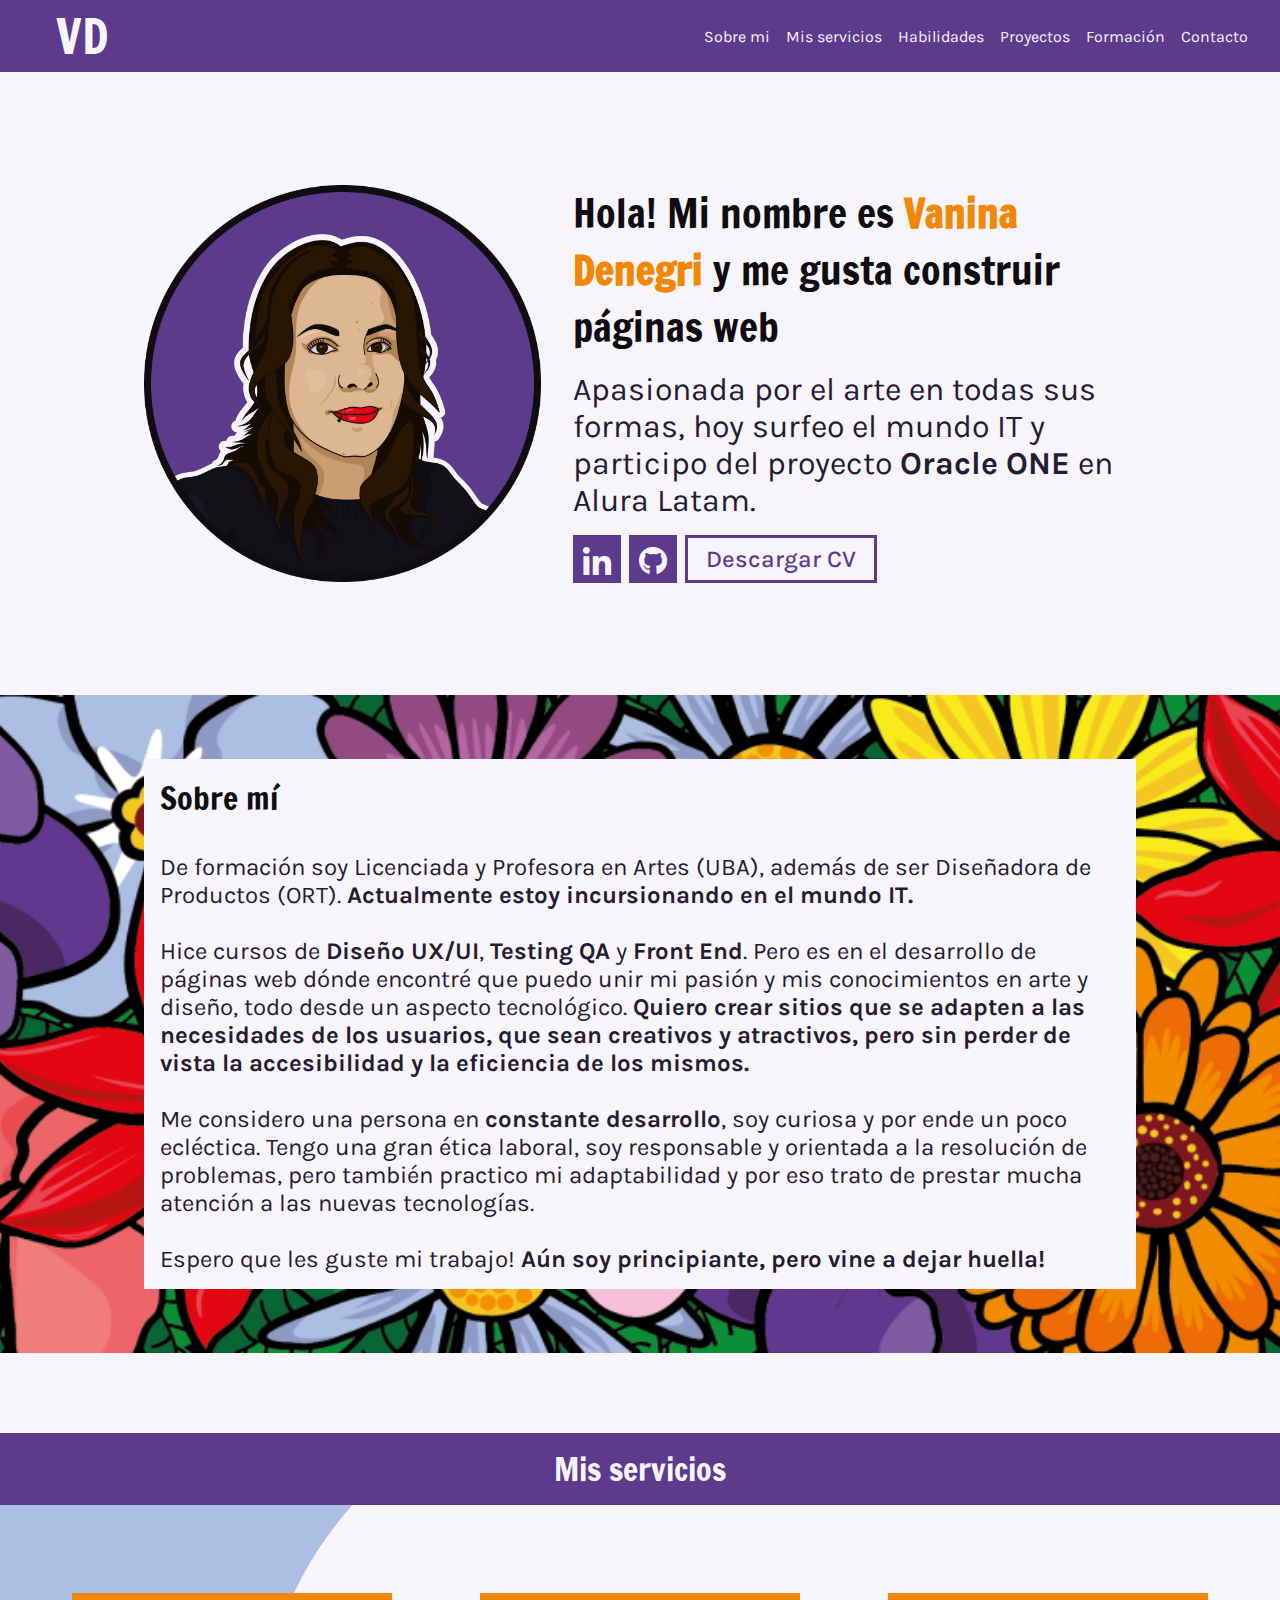
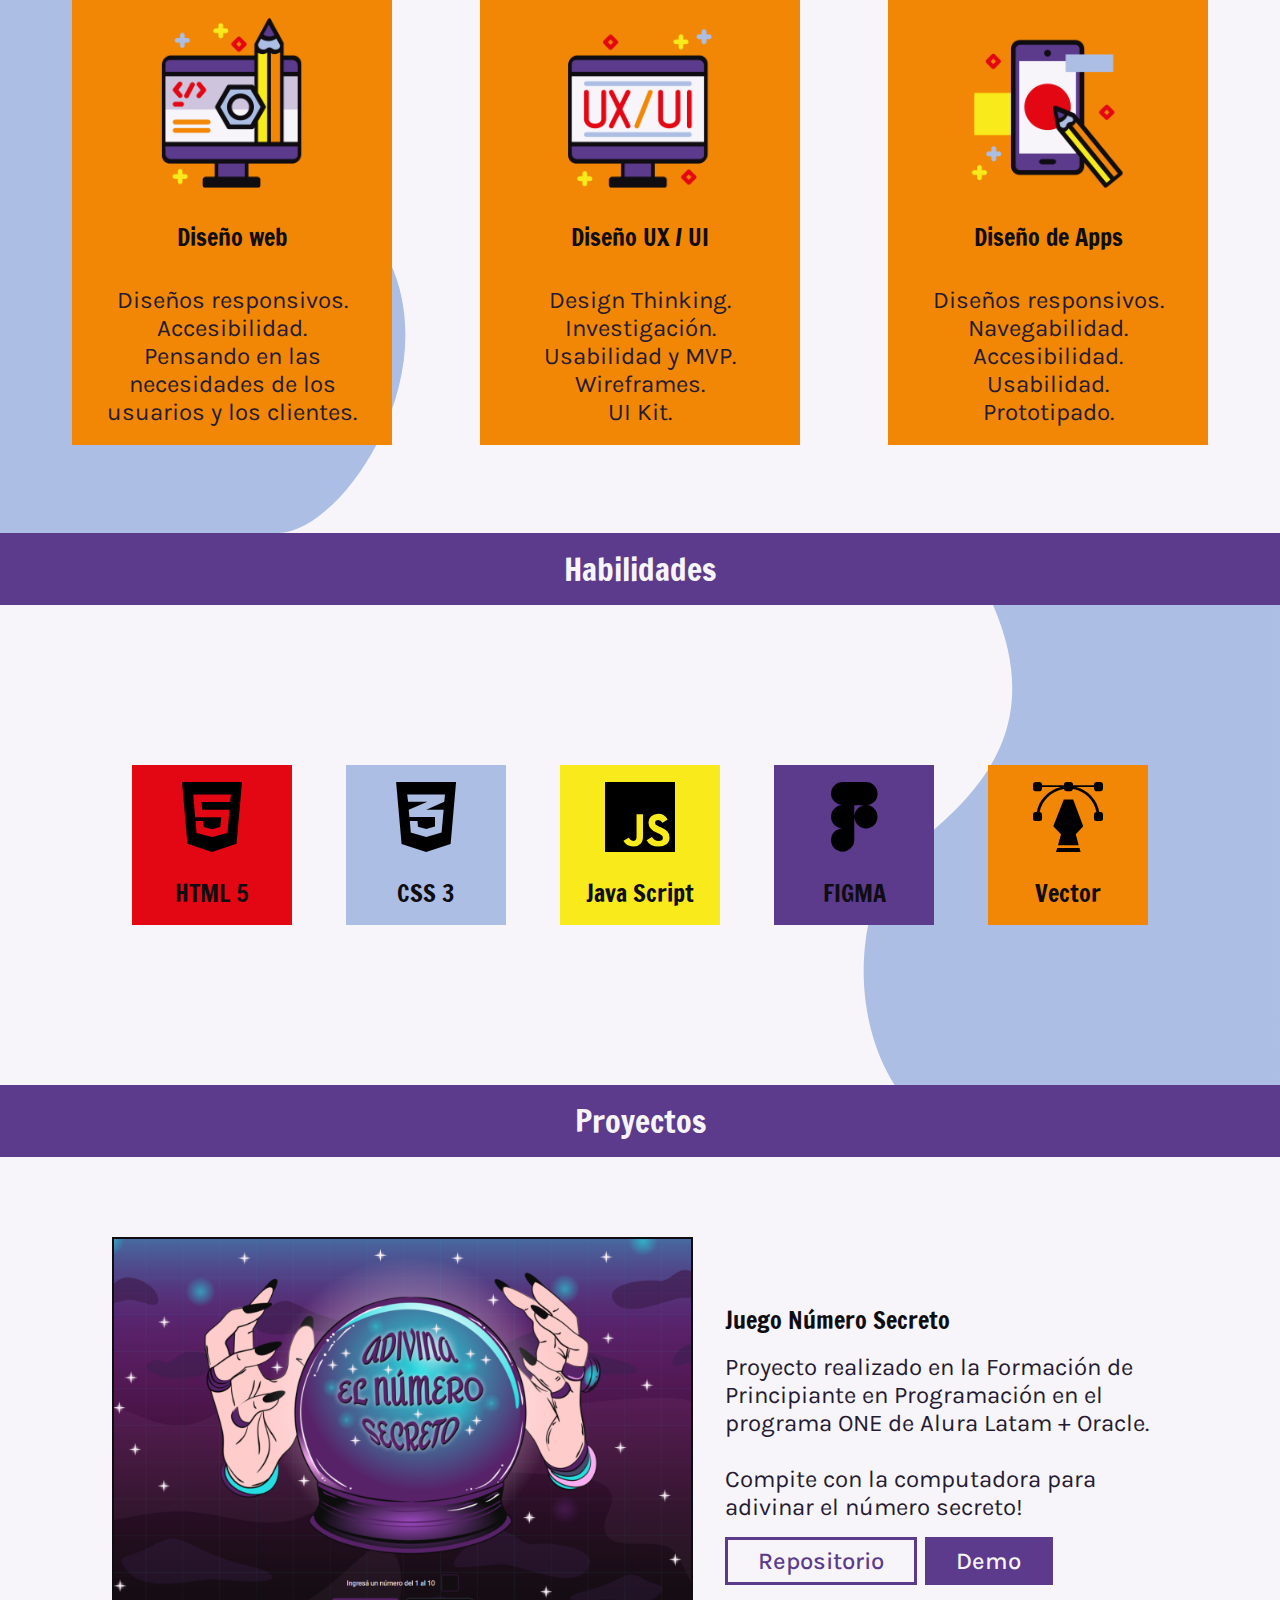
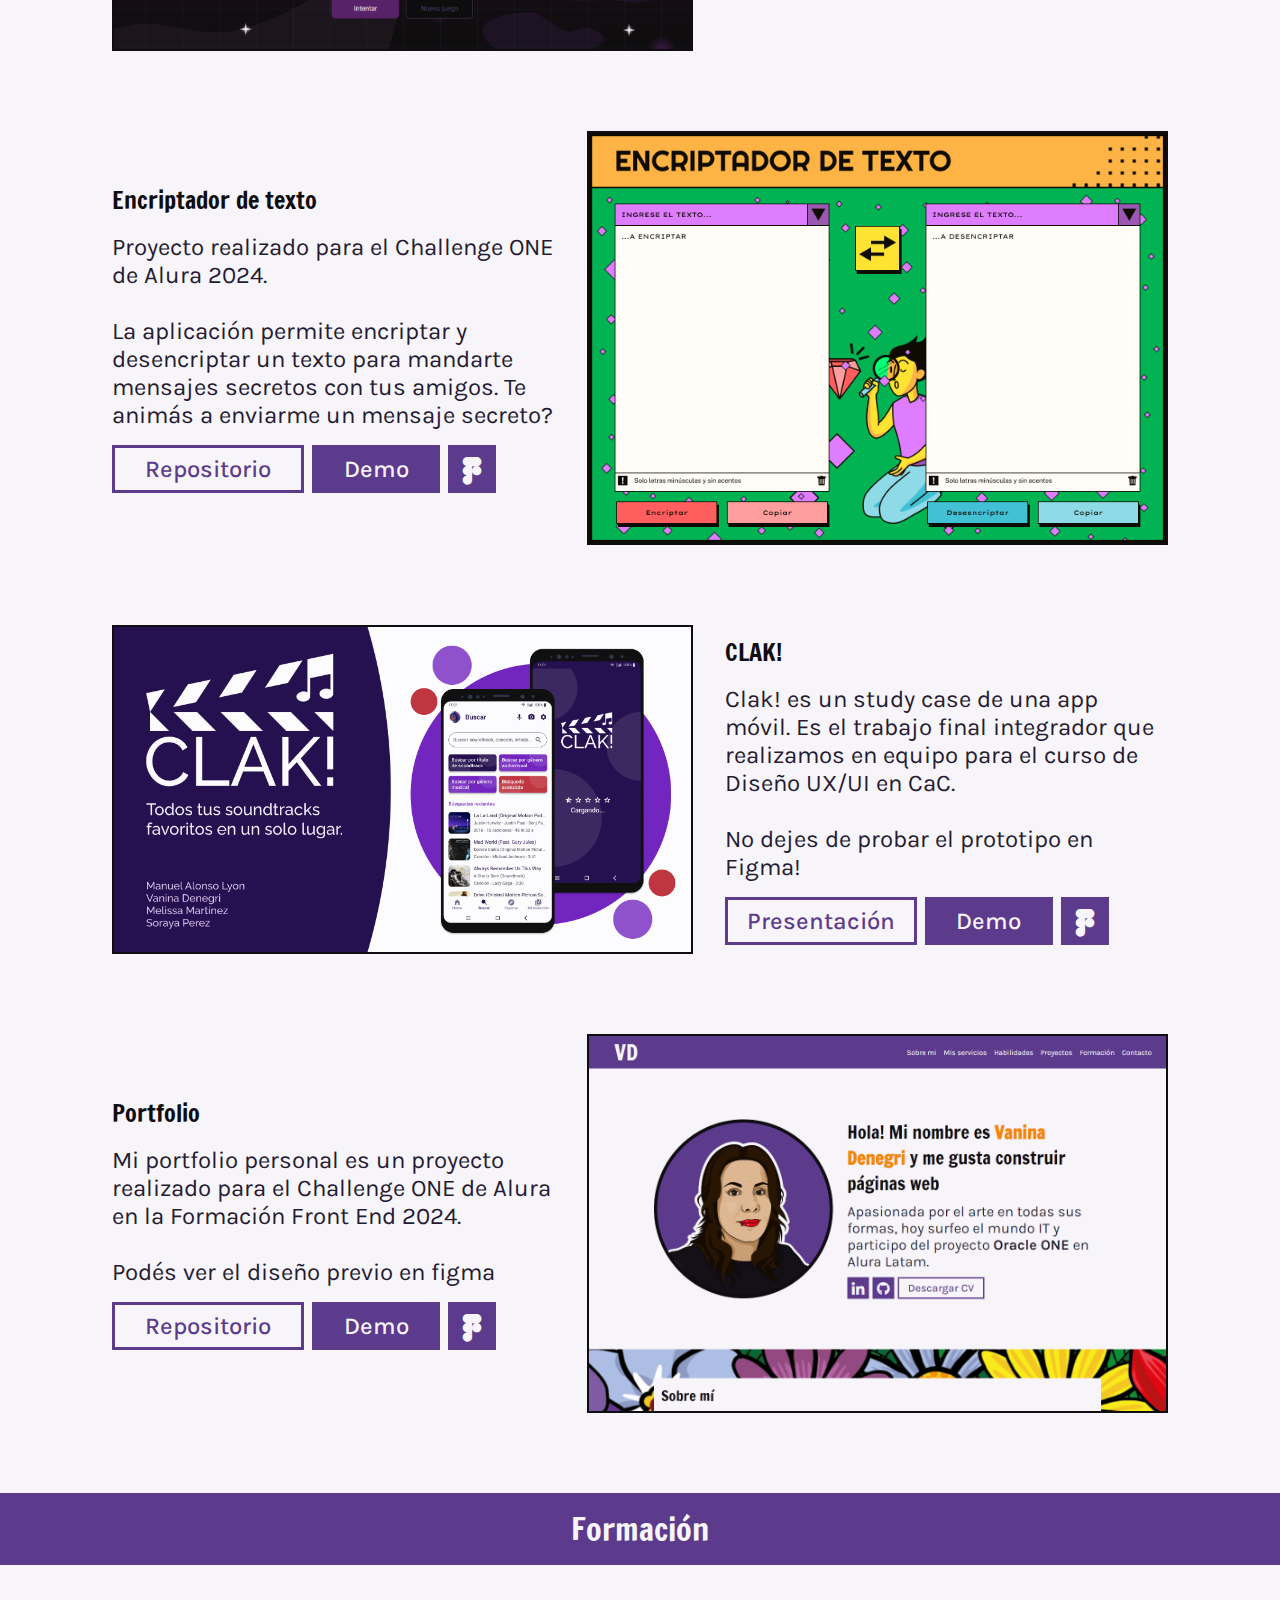
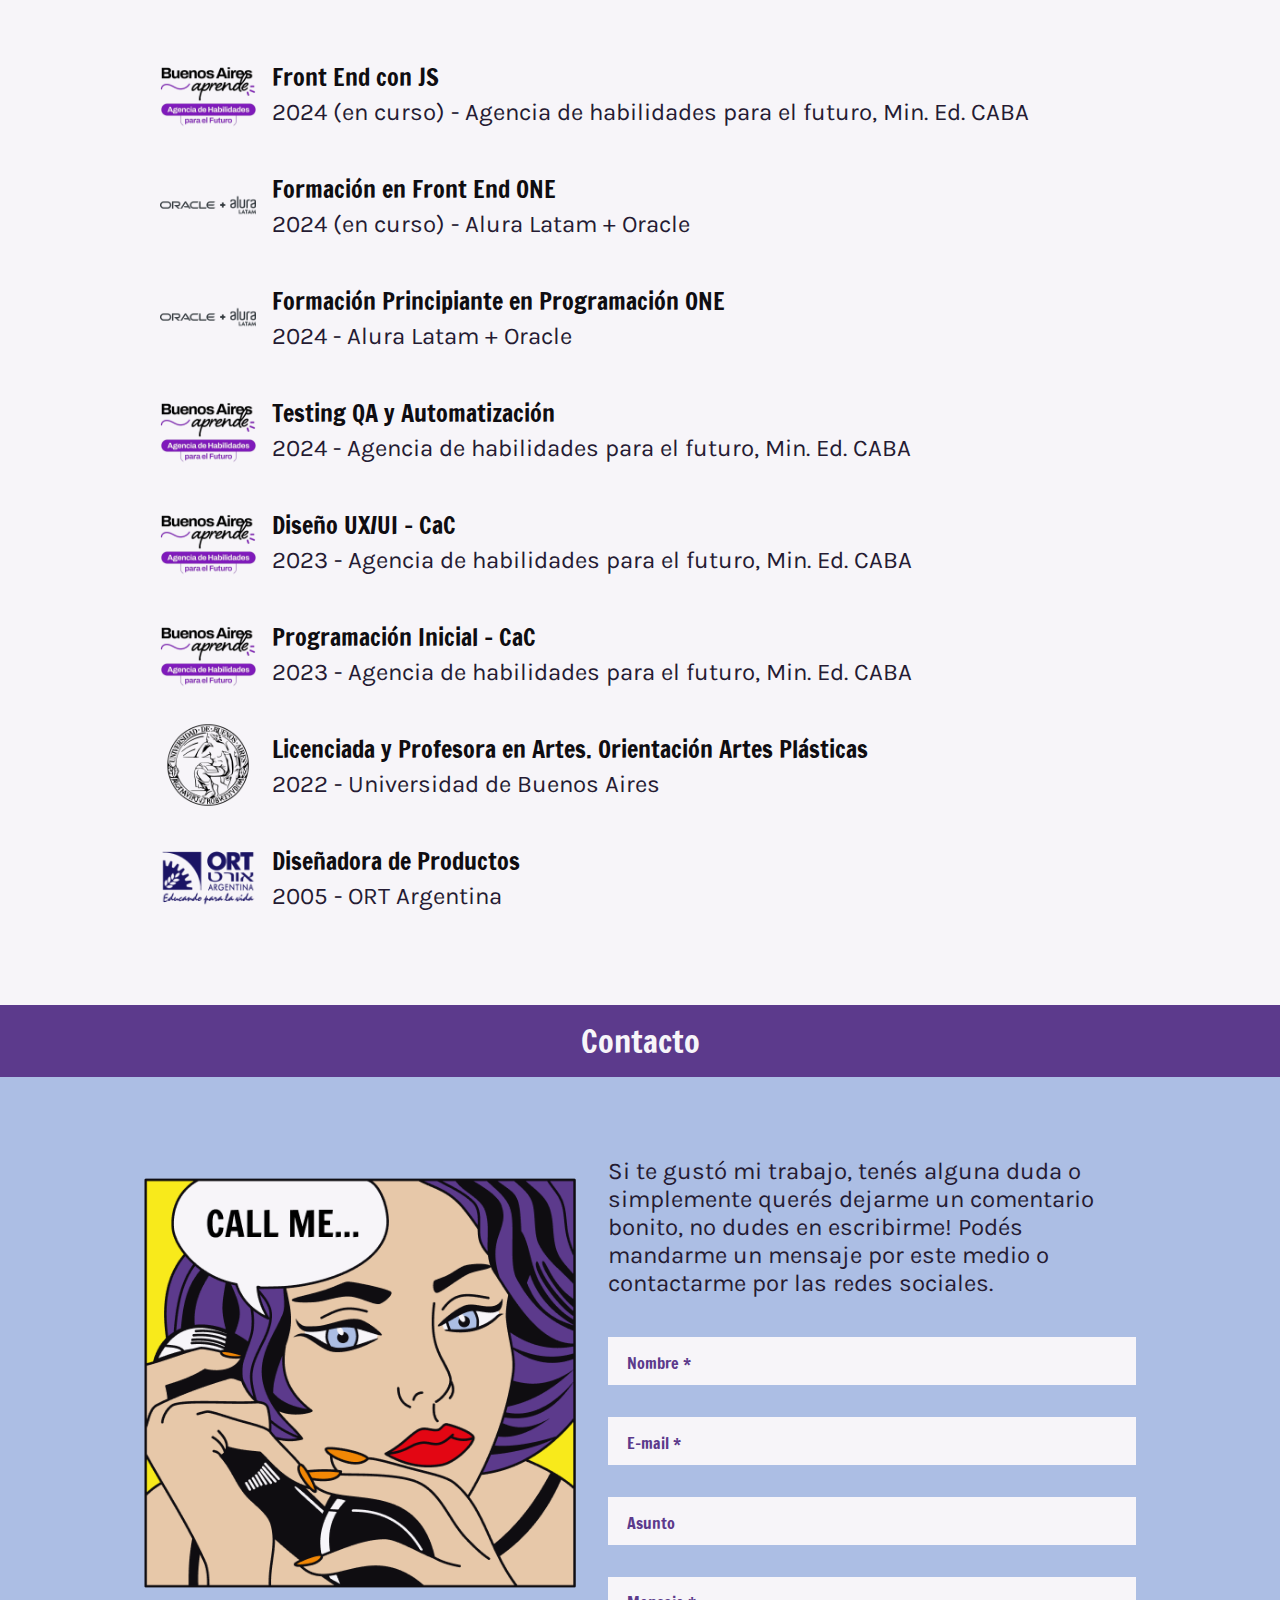
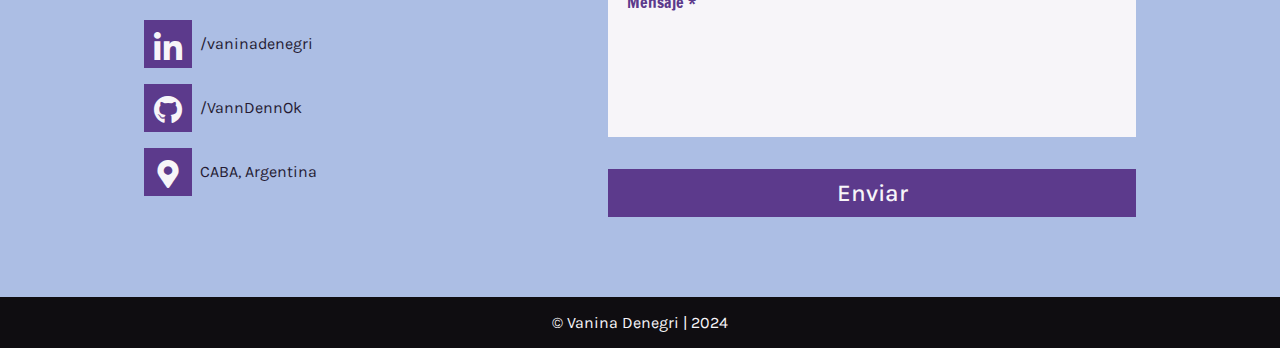
<file: index.html>
<!DOCTYPE html>
<html lang="es">

<head>
    <meta charset="UTF-8">
    <meta http-equiv="X-UA-Compatible" content="IE=edge">
    <meta name="viewport" content="width=device-width, initial-scale=1.0">
    <title>Vanina Denegri Portfolio Front End</title>
    <meta name="author" content="Vanina Denegri">
    <link rel="stylesheet" href="https://cdn.jsdelivr.net/npm/bootstrap-icons@1.11.3/font/bootstrap-icons.min.css">
    <link rel="stylesheet" href="./lib/portfolio_icons_font/styles.css">
    <link rel="icon" type="image/x-icon" href="./img/favicon.png">
    <link rel="stylesheet" href="./css/style.css">
</head>

<body>

    <!-- HEADER -->
    <header>
        <span class="logo">VD</span>
        <button class="abrir-menu" id="abrir-menu"><i class="bi bi-list"></i></button>
        <nav class="nav" id="nav">
            <button class="cerrar-menu" id="cerrar-menu"><i class="bi bi-x-lg"></i></button>
            <ul class="nav__list">
                <li><a href="#aboutme">Sobre mi</a></li>
                <li><a href="#services">Mis servicios</a></li>
                <li><a href="#skills">Habilidades</a></li>
                <li><a href="#projects">Proyectos</a></li>
                <li><a href="#studies">Formación</a></li>
                <li><a href="#contact">Contacto</a></li>
            </ul>
        </nav>
    </header>

    <!-- HERO -->
    <section class="container__hero">
        <img class="container__hero_img" src="./img/hero_portrait.png" alt="retrato ilustrado de Vanina Denegri"
            width="600">
        <div class="container__hero_txt">
            <h1 class="headline xlarge">Hola! Mi nombre es <strong class="orange"> Vanina Denegri </strong>y me gusta
                construir páginas web</h1>
            <p class="txt-body large"> Apasionada por el arte en todas sus formas, hoy surfeo el mundo IT y participo
                del proyecto <b class="black"> Oracle ONE </b> en Alura Latam.</p>
            <div class="container__hero_social">
                <div class="container__hero_social-icons">
                    <a href="https://www.linkedin.com/in/vaninadenegri/" target="_blank"
                        class="btn__icon-full btn-hover"><i class="icon ico-linkedin"></i></a>
                    <a href="https://github.com/VannDennOk" target="_blank" class="btn__icon-full btn-hover"><i
                            class="icon ico-github"></i></a>
                </div>
                <a href="./docs/CV-DenegriVanina-oct24.pdf" download="CV-DenegriVanina-oct24.pdf"
                    class="btn__txt btn-hover">Descargar CV</a>
            </div>
        </div>
    </section>

    <!-- SOBRE MI / ABOUT ME -->
    <section class="container__aboutme" id="aboutme">
        <div class="container__aboutme-box">
            <h2 class="headline large">Sobre mí</h2>
            <p class="txt-body medium">
                De formación soy Licenciada y Profesora en Artes (UBA), además de ser Diseñadora de Productos (ORT).
                <b class="black"> Actualmente estoy incursionando en el mundo IT.</b>
                <br><br>
                Hice cursos de
                <b class="black"> Diseño UX/UI</b>,
                <b class="black"> Testing QA</b> y
                <b class="black"> Front End</b>. Pero es en el desarrollo de páginas web dónde encontré que puedo unir
                mi pasión y mis conocimientos en arte y diseño, todo desde un aspecto tecnológico.
                <b class="black"> Quiero crear sitios que se adapten a las necesidades de los usuarios, que sean
                    creativos y atractivos, pero sin perder de vista la accesibilidad y la eficiencia de los mismos.</b>
                <br><br>
                Me considero una persona en
                <b class="black"> constante desarrollo</b>, soy curiosa y por ende un poco ecléctica. Tengo una gran
                ética laboral, soy responsable y orientada a la resolución de problemas, pero también practico mi
                adaptabilidad y por eso trato de prestar mucha atención a las nuevas tecnologías.
                <br><br>
                Espero que les guste mi trabajo!
                <b class="black"> Aún soy principiante, pero vine a dejar huella!</b>
            </p>
        </div>
    </section>

    <!-- MIS SERVICIOS / MY SERVICES -->
    <section class="container__services">
        <div class="header__section" id="services">
            <p class="headline large withe">Mis servicios</p>
        </div>
        <div class="container__services-area">
            <div class="container__services-scroll">
                <div class="container__services-servicebox">
                    <img class="service_img" src="./img/serv_webdesign.png" alt="ilustración pantalla pc diseño web">
                    <p class="headline medium">Diseño web</p>
                    <p class="txt-body medium center">
                        Diseños responsivos.<br>
                        Accesibilidad.<br>
                        Pensando en las necesidades de los
                        <br>usuarios y los clientes.
                    </p>
                </div>
                <div class="container__services-servicebox">
                    <img class="service_img" src="./img/serv_uxuidesign.png" alt="ilustración pantalla pc diseño ux ui">
                    <p class="headline medium">Diseño UX / UI</p>
                    <p class="txt-body medium center">
                        Design Thinking.<br>
                        Investigación.<br>
                        Usabilidad y MVP.<br>
                        Wireframes.<br>
                        UI Kit.</p>
                </div>
                <div class="container__services-servicebox">
                    <img class="service_img" src="./img/serv_appdesign.png"
                        alt="ilustración pantalla móvil diseño aplicaciones">
                    <p class="headline medium">Diseño de Apps</p>
                    <p class="txt-body medium center">
                        Diseños responsivos.<br>
                        Navegabilidad.<br>
                        Accesibilidad.<br>
                        Usabilidad.<br>
                        Prototipado.
                    </p>
                </div>
            </div>
        </div>
    </section>

    <!-- HABILIDADES / SKILLS -->
    <section class="container__skills" id="skills">
        <div class="header__section">
            <p class="headline large withe">Habilidades</p>
        </div>
        <div class="container__skills-area">
            <div class="container__skills-scroll">
                <span class="skill_box bc-red">
                    <i class="icon ico-html5 icon-xl"></i>
                    <p class="headline medium">HTML 5</p>
                </span>
                <span class="skill_box bc-lightblue">
                    <i class="icon ico-css3 icon-xl"></i>
                    <p class="headline medium">CSS 3</p>
                </span>
                <span class="skill_box bc-yellow">
                    <i class="icon ico-js icon-xl"></i>
                    <p class="headline medium">Java Script</p>
                </span>
                <span class="skill_box bc-purple">
                    <i class="icon ico-figma icon-xl"></i>
                    <p class="headline medium">FIGMA</p>
                </span>
                <span class="skill_box bc-orange">
                    <i class="icon ico-vector icon-xl"></i>
                    <p class="headline medium">Vector</p>
                </span>
            </div>
        </div>
    </section>

    <!-- PROYECTOS / PROJECTS -->
    <section class="container__projects" id="projects">
        <div class="header__section">
            <p class="headline large withe">Proyectos</p>
        </div>
        <!-- JUEGO NUMERO SECRETO -->
        <div class="container__projects-projectbox-left">
            <img class="project_img" src="./img/proj_numerosecreto.png" alt="portada juego número secreto" width="600">
            <div class="container__projects-projectbox-txt">
                <p class="headline medium">Juego Número Secreto</p>
                <p class="txt-body medium">
                    Proyecto realizado en la Formación de Principiante en Programación en el programa ONE de Alura Latam
                    + Oracle.
                    <br><br>Compite con la computadora para adivinar el número secreto!
                </p>
                <div class="container__projects-projectbox-btn">
                    <a href="https://github.com/VannDennOk/juego-numero-secreto.git" target="_blank"
                        class="btn__txt btn-hover">Repositorio</a>
                    <a href="https://vanndennok.github.io/juego-numero-secreto/#" target="_blank"
                        class="btn__txt-full btn-hover">Demo</a>
                    <!--  <a href="#" class="btn__icon-full btn-hover"><i class="icon_download ico-figma"></i>
                    </a> --> <!-- Este proyecto no tiene figma -->
                </div>
            </div>
        </div>
        <!-- ENCRIPTADOR DE TEXTO -->
        <div class="container__projects-projectbox-right">
            <div class="container__projects-projectbox-txt">
                <p class="headline medium">Encriptador de texto</p>
                <p class="txt-body medium">
                    Proyecto realizado para el Challenge ONE de Alura 2024.
                    <br><br>
                    La aplicación permite encriptar y desencriptar un texto para mandarte mensajes secretos con tus
                    amigos. Te animás a enviarme un mensaje secreto?
                </p>
                <div class="container__projects-projectbox-btn">
                    <a href="https://github.com/VannDennOk/alura-encriptador-texto-v3.git" target="_blank"
                        class="btn__txt btn-hover">Repositorio</a>
                    <a href="https://vanndennok.github.io/alura-encriptador-texto-v3" target="_blank"
                        class="btn__txt-full btn-hover">Demo</a>
                    <a href="https://www.figma.com/design/tf36fFk7DaSxRftQbOx7c8/Alura-Challenge---Desaf%C3%ADo-ONE---VD?node-id=412364-94&t=XU5poJe1DFVj6WE1-4"
                        target="_blank" class="btn__icon-full btn-hover"><i class="icon_download ico-figma"></i>
                    </a>
                </div>
            </div>
            <img class="project_img" src="./img/proj_encriptador.png" alt="portada encriptador de texto" width="600">
        </div>
        <!-- CLAK -->
        <div class="container__projects-projectbox-left">
            <img class="project_img" src="./img/proj_clak.png" alt="portada juego número secreto" width="600">
            <div class="container__projects-projectbox-txt">
                <p class="headline medium">CLAK!</p>
                <p class="txt-body medium">
                    Clak! es un study case de una app móvil. Es el trabajo final integrador que realizamos en equipo para el curso de Diseño UX/UI en CaC. 
                    <br><br>No dejes de probar el prototipo en Figma!
                </p>
                <div class="container__projects-projectbox-btn">
                    <a href="https://drive.google.com/file/d/1rOauyYJRX4uJU-vz1hH2evomwOnquTkR/view?usp=drive_link" target="_blank"
                        class="btn__txt btn-hover">Presentación</a>
                    <a href="https://www.figma.com/proto/npFx5XEyL8TpJZVWibmbqp/Wireframes-UX%2FUI?type=design&node-id=321-2656&t=lEvs5N4ASkXNAdBO-1&scaling=scale-down&page-id=253%3A2247&starting-point-node-id=1987%3A30335&show-proto-sidebar=1" target="_blank"
                        class="btn__txt-full btn-hover">Demo</a>
                    <a href="https://www.figma.com/design/aAmTx7vbN0Ie0zANNnOdn2/Wireframes-UX%2FUI-(Copy)?node-id=70-289&t=K0IGLFePK9xKsAWE-1" class="btn__icon-full btn-hover"><i class="icon_download ico-figma"></i>
                    </a>
                </div>
            </div>
        </div>
        <!-- PORTFOLIO -->
        <div class="container__projects-projectbox-right">
            <div class="container__projects-projectbox-txt">
                <p class="headline medium">Portfolio</p>
                <p class="txt-body medium">
                    Mi portfolio personal es un proyecto realizado para el Challenge ONE de Alura en la Formación Front End 2024.
                    <br><br>Podés ver el diseño previo en figma
                </p>
                <div class="container__projects-projectbox-btn">
                    <a href="https://github.com/VannDennOk/portfolio-vanina-denegri.git" target="_blank"
                        class="btn__txt btn-hover">Repositorio</a>
                    <a href="https://vanndennok.github.io/portfolio-vanina-denegri/" target="_blank"
                        class="btn__txt-full btn-hover">Demo</a>
                    <a href="https://www.figma.com/design/cuLTiolsfN1sbfnfVfO29h/Portafolio-Alura?node-id=125911-238&t=mm2aNB8dSkbLUU4E-1"
                        target="_blank" class="btn__icon-full btn-hover"><i class="icon_download ico-figma"></i>
                    </a>
                </div>
            </div>
            <img class="project_img" src="./img/proj_portfolio.png" alt="portada encriptador de texto" width="600">
        </div>
    </section>

    <!-- FORMACIÓN / STUDIES -->
    <section class="container__studies" id="studies">
        <div class="header__section">
            <p class="headline large withe">Formación</p>
        </div>
        <div class="container__studies-area">
            <div class="container__studies-study">
                <img class="studies_img" src="./img/logo_AHPF.png" alt=" Logo agencia de Habilidades" width="80">
                <div class="container__studies-study-txt">
                    <p class="headline medium">Front End con JS</p>
                    <p class="txt-body medium">
                        2024 (en curso) - Agencia de habilidades para el futuro, Min. Ed. CABA
                    </p>
                </div>
            </div>
            <div class="container__studies-study">
                <img class="studies_img" src="./img/logo_oracleAlura.png" alt=" Logo agencia de Oracle + Alura"
                    width="80">
                <div class="container__studies-study-txt">
                    <p class="headline medium">Formación en Front End ONE</p>
                    <p class="txt-body medium">
                        2024 (en curso) - Alura Latam + Oracle
                    </p>
                </div>
            </div>
            <div class="container__studies-study">
                <img class="studies_img" src="./img/logo_oracleAlura.png" alt=" Logo agencia de Oracle + Alura"
                    width="80">
                <div class="container__studies-study-txt">
                    <p class="headline medium">Formación Principiante en Programación ONE</p>
                    <p class="txt-body medium">
                        2024 - Alura Latam + Oracle
                    </p>
                </div>
            </div>
            <div class="container__studies-study">
                <img class="studies_img" src="./img/logo_AHPF.png" alt=" Logo agencia de Habilidades" width="80">
                <div class="container__studies-study-txt">
                    <p class="headline medium">Testing QA y Automatización</p>
                    <p class="txt-body medium">
                        2024 - Agencia de habilidades para el futuro, Min. Ed. CABA
                    </p>
                </div>
            </div>
            <div class="container__studies-study">
                <img class="studies_img" src="./img/logo_AHPF.png" alt=" Logo agencia de Habilidades" width="80">
                <div class="container__studies-study-txt">
                    <p class="headline medium">Diseño UX/UI - CaC</p>
                    <p class="txt-body medium">
                        2023 - Agencia de habilidades para el futuro, Min. Ed. CABA
                    </p>
                </div>
            </div>
            <div class="container__studies-study">
                <img class="studies_img" src="./img/logo_AHPF.png" alt=" Logo agencia de Habilidades" width="80">
                <div class="container__studies-study-txt">
                    <p class="headline medium">Programación Inicial - CaC</p>
                    <p class="txt-body medium">
                        2023 - Agencia de habilidades para el futuro, Min. Ed. CABA
                    </p>
                </div>
            </div>
            <div class="container__studies-study">
                <img class="studies_img" src="./img/logo_uba.png" alt=" Logo UBA" width="80">
                <div class="container__studies-study-txt">
                    <p class="headline medium">Licenciada y Profesora en Artes. Orientación Artes Plásticas</p>
                    <p class="txt-body medium">
                        2022 - Universidad de Buenos Aires
                    </p>
                </div>
            </div>
            <div class="container__studies-study">
                <img class="studies_img" src="./img/logo_ort.png" alt=" Logo UBA" width="80">
                <div class="container__studies-study-txt">
                    <p class="headline medium">Diseñadora de Productos</p>
                    <p class="txt-body medium">
                        2005 - ORT Argentina
                    </p>
                </div>
            </div>
        </div>
    </section>

    <!-- CONTACTO / CONTACT -->
    <section class="container__contact" id="contact">
        <div class="header__section">
            <p class="headline large withe">Contacto</p>
        </div>
        <div class="container__contact-area">
            <div class="container__contact-topleft">
                <img class="contact_img" src="./img/cont_callme.png" alt="Ilustración mujer hablando por teléfono"
                    width="200">
                <div class="container__contact-social">
                    <div class="container__contact-social-line">
                        <a href="https://www.linkedin.com/in/vaninadenegri/" target="_blank"
                            class="btn__icon-full btn-hover"><i class="icon ico-linkedin"></i></a>
                        <p class="txt-body small">/vaninadenegri</p>
                    </div>
                    <div class="container__contact-social-line">
                        <a href="https://github.com/VannDennOk" target="_blank" class="btn__icon-full btn-hover"><i
                                class="icon ico-github"></i></a>
                        <p class="txt-body small">/VannDennOk</p>
                    </div>
                    <div class="container__contact-social-line">
                        <a href="https://maps.app.goo.gl/ZvuPV2B1bHpnACmp9" target="_blank"
                            class="btn__icon-full btn-hover"><i class="icon ico-place"></i></a>
                        <p class="txt-body small">CABA, Argentina</p>
                    </div>
                </div>
            </div>
            <div class="container__contact-form">
                <p class="txt-body medium">
                    Si te gustó mi trabajo, tenés alguna duda o simplemente querés dejarme un comentario bonito, no
                    dudes en escribirme! Podés mandarme un mensaje por este medio o contactarme por las redes sociales.
                </p>
                <form action="https://formspree.io/f/mjkvbbak" method="POST">
                    <label for="name"></label>
                    <input type="text" name="name" id="name" class="input" placeholder="Nombre *" required>

                    <label for="email"></label>
                    <input type="email" name="email" id="email" class="input" placeholder="E-mail *" equired>

                    <label for="subjet"></label>
                    <input type="text" name="subjet" id="subjet" class="input" placeholder="Asunto">

                    <label for="message"></label>
                    <textarea name="message" id="message" rows="10" cols="30" placeholder="Mensaje *"
                        required></textarea>

                    <input type="submit" value="Enviar" class="btn__txt-full btn-hover fullwidth">
                </form>
            </div>
        </div>
    </section>

    <!-- BOTON ARRIBA / GO TOP BUTTON -->
    
    <div class="btn-up btn-hover" id="btn-up">
            <i class="bi bi-chevron-up"></i></i>
    </div>

    <!-- FOOTER -->
    <footer>
        <p class="txt-body small withe center">© Vanina Denegri | 2024</p>
    </footer>

    <script src="./js/script.js"></script>
</body>

</html>
</file>
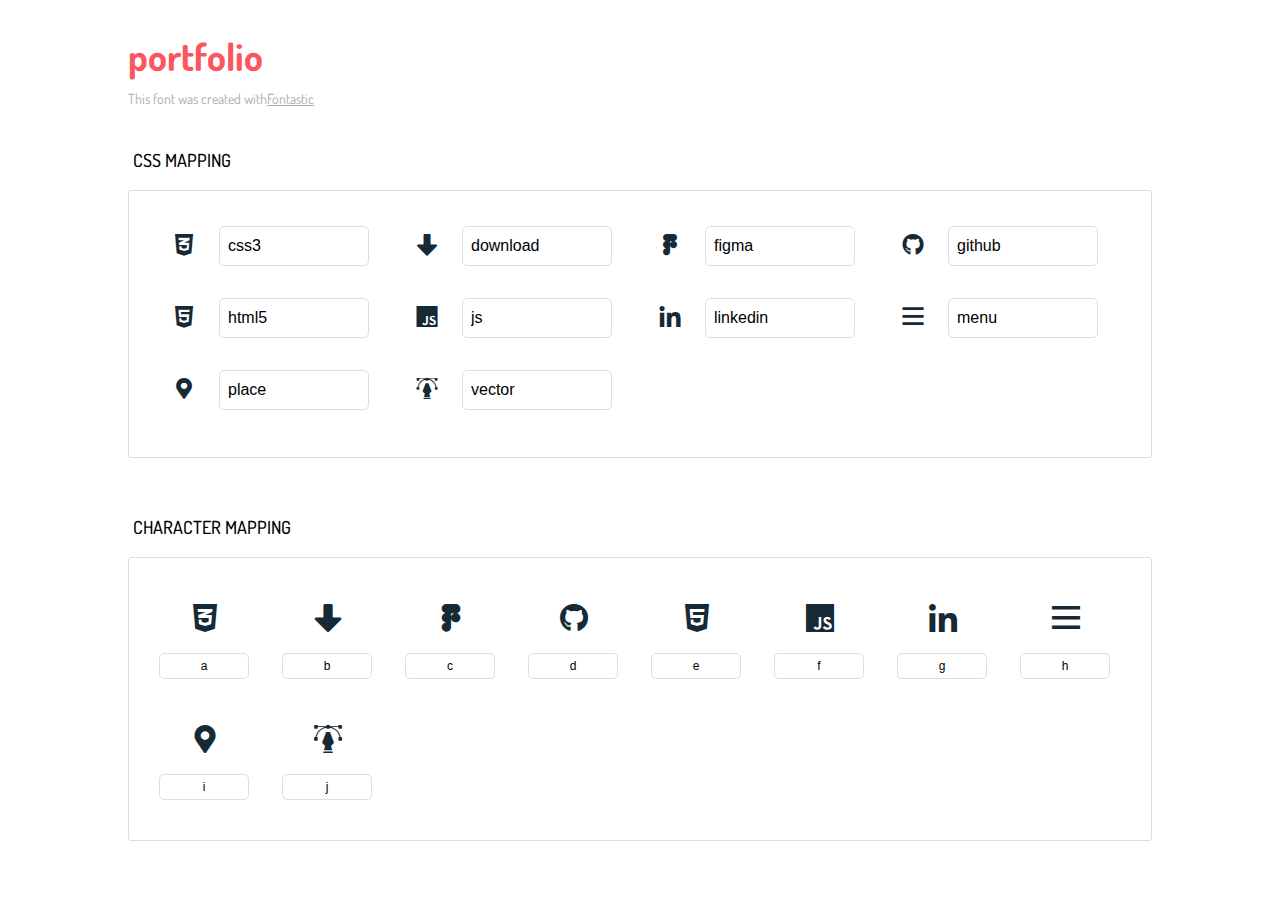
<file: lib/portfolio_icons_font/icons-reference.html>
<!DOCTYPE html>
<html lang="en">
  <head>
    <meta charset="utf-8">
    <meta http-equiv="X-UA-Compatible" content="IE=edge,chrome=1">
    <meta name="viewport" content="width=device-width,initial-scale=1">
    <title>Font Reference - portfolio</title>
    <link href="http://fonts.googleapis.com/css?family=Dosis:400,500,700" rel="stylesheet" type="text/css">
    <link rel="stylesheet" href="styles.css">
    <style type="text/css">html,body,div,span,applet,object,iframe,h1,h2,h3,h4,h5,h6,p,blockquote,pre,a,abbr,acronym,address,big,cite,code,del,dfn,em,img,ins,kbd,q,s,samp,small,strike,strong,sub,sup,tt,var,dl,dt,dd,ol,ul,li,fieldset,form,label,legend,table,caption,tbody,tfoot,thead,tr,th,td{margin:0;padding:0;border:0;outline:0;font-weight:inherit;font-style:inherit;font-family:inherit;font-size:100%;vertical-align:baseline}body{line-height:1;color:#000;background:#fff}ol,ul{list-style:none}table{border-collapse:separate;border-spacing:0;vertical-align:middle}caption,th,td{text-align:left;font-weight:normal;vertical-align:middle}a img{border:none}*{-webkit-box-sizing:border-box;-moz-box-sizing:border-box;box-sizing:border-box}body{font-family:'Dosis','Tahoma',sans-serif}.container{margin:15px auto;width:80%}h1{margin:40px 0 20px;font-weight:700;font-size:38px;line-height:32px;color:#fb565e}h2{font-size:18px;padding:0 0 21px 5px;margin:45px 0 0 0;text-transform:uppercase;font-weight:500}.small{font-size:14px;color:#a5adb4;}.small a{color:#a5adb4;}.small a:hover{color:#fb565e}.glyphs.character-mapping{margin:0 0 20px 0;padding:20px 0 20px 30px;color:rgba(0,0,0,0.5);border:1px solid #d8e0e5;border-radius:3px;}.glyphs.character-mapping li{margin:0 30px 20px 0;display:inline-block;width:90px}.glyphs.character-mapping .icon{margin:10px 0 10px 15px;padding:15px;position:relative;width:55px;height:55px;color:#162a36 !important;overflow:hidden;border-radius:3px;font-size:32px;}.glyphs.character-mapping .icon svg{fill:#000}.glyphs.character-mapping input{margin:0;padding:5px 0;line-height:12px;font-size:12px;display:block;width:100%;border:1px solid #d8e0e5;border-radius:5px;text-align:center;outline:0;}.glyphs.character-mapping input:focus{border:1px solid #fbde4a;-webkit-box-shadow:inset 0 0 3px #fbde4a;box-shadow:inset 0 0 3px #fbde4a}.glyphs.character-mapping input:hover{-webkit-box-shadow:inset 0 0 3px #fbde4a;box-shadow:inset 0 0 3px #fbde4a}.glyphs.css-mapping{margin:0 0 60px 0;padding:30px 0 20px 30px;color:rgba(0,0,0,0.5);border:1px solid #d8e0e5;border-radius:3px;}.glyphs.css-mapping li{margin:0 30px 20px 0;padding:0;display:inline-block;overflow:hidden}.glyphs.css-mapping .icon{margin:0;margin-right:10px;padding:13px;height:50px;width:50px;color:#162a36 !important;overflow:hidden;float:left;font-size:24px}.glyphs.css-mapping input{margin:0;margin-top:5px;padding:8px;line-height:16px;font-size:16px;display:block;width:150px;height:40px;border:1px solid #d8e0e5;border-radius:5px;background:#fff;outline:0;float:right;}.glyphs.css-mapping input:focus{border:1px solid #fbde4a;-webkit-box-shadow:inset 0 0 3px #fbde4a;box-shadow:inset 0 0 3px #fbde4a}.glyphs.css-mapping input:hover{-webkit-box-shadow:inset 0 0 3px #fbde4a;box-shadow:inset 0 0 3px #fbde4a}</style>
  </head>
  <body>
    <div class="container">
      <h1>portfolio</h1>
      <p class="small">This font was created with<a href="http://fontastic.me/">Fontastic</a></p>
      <h2>CSS mapping</h2>
      <ul class="glyphs css-mapping">
        <li>
          <div class="icon ico-css3"></div>
          <input type="text" readonly="readonly" value="css3">
        </li>
        <li>
          <div class="icon ico-download"></div>
          <input type="text" readonly="readonly" value="download">
        </li>
        <li>
          <div class="icon ico-figma"></div>
          <input type="text" readonly="readonly" value="figma">
        </li>
        <li>
          <div class="icon ico-github"></div>
          <input type="text" readonly="readonly" value="github">
        </li>
        <li>
          <div class="icon ico-html5"></div>
          <input type="text" readonly="readonly" value="html5">
        </li>
        <li>
          <div class="icon ico-js"></div>
          <input type="text" readonly="readonly" value="js">
        </li>
        <li>
          <div class="icon ico-linkedin"></div>
          <input type="text" readonly="readonly" value="linkedin">
        </li>
        <li>
          <div class="icon ico-menu"></div>
          <input type="text" readonly="readonly" value="menu">
        </li>
        <li>
          <div class="icon ico-place"></div>
          <input type="text" readonly="readonly" value="place">
        </li>
        <li>
          <div class="icon ico-vector"></div>
          <input type="text" readonly="readonly" value="vector">
        </li>
      </ul>
      <h2>Character mapping</h2>
      <ul class="glyphs character-mapping">
        <li>
          <div data-icon="a" class="icon"></div>
          <input type="text" readonly="readonly" value="a">
        </li>
        <li>
          <div data-icon="b" class="icon"></div>
          <input type="text" readonly="readonly" value="b">
        </li>
        <li>
          <div data-icon="c" class="icon"></div>
          <input type="text" readonly="readonly" value="c">
        </li>
        <li>
          <div data-icon="d" class="icon"></div>
          <input type="text" readonly="readonly" value="d">
        </li>
        <li>
          <div data-icon="e" class="icon"></div>
          <input type="text" readonly="readonly" value="e">
        </li>
        <li>
          <div data-icon="f" class="icon"></div>
          <input type="text" readonly="readonly" value="f">
        </li>
        <li>
          <div data-icon="g" class="icon"></div>
          <input type="text" readonly="readonly" value="g">
        </li>
        <li>
          <div data-icon="h" class="icon"></div>
          <input type="text" readonly="readonly" value="h">
        </li>
        <li>
          <div data-icon="i" class="icon"></div>
          <input type="text" readonly="readonly" value="i">
        </li>
        <li>
          <div data-icon="j" class="icon"></div>
          <input type="text" readonly="readonly" value="j">
        </li>
      </ul>
    </div>
    <script>(function() {
  var glyphs, i, len, ref;

  ref = document.getElementsByClassName('glyphs');
  for (i = 0, len = ref.length; i < len; i++) {
    glyphs = ref[i];
    glyphs.addEventListener('click', function(event) {
      if (event.target.tagName === 'INPUT') {
        return event.target.select();
      }
    });
  }

}).call(this);

    </script>
  </body>
</html>
</file>
<file: lib/portfolio_icons_font/styles.css>
@charset "UTF-8";

@font-face {
  font-family: "portfolio";
  src:url("fonts/portfolio.eot");
  src:url("fonts/portfolio.eot?#iefix") format("embedded-opentype"),
    url("fonts/portfolio.woff") format("woff"),
    url("fonts/portfolio.ttf") format("truetype"),
    url("fonts/portfolio.svg#portfolio") format("svg");
  font-weight: normal;
  font-style: normal;

}

[data-icon]:before {
  font-family: "portfolio" !important;
  content: attr(data-icon);
  font-style: normal !important;
  font-weight: normal !important;
  font-variant: normal !important;
  text-transform: none !important;
  speak: none;
  line-height: 1;
  -webkit-font-smoothing: antialiased;
  -moz-osx-font-smoothing: grayscale;
}

[class^="ico-"]:before,
[class*=" ico-"]:before {
  font-family: "portfolio" !important;
  font-style: normal !important;
  font-weight: normal !important;
  font-variant: normal !important;
  text-transform: none !important;
  speak: none;
  line-height: 1;
  -webkit-font-smoothing: antialiased;
  -moz-osx-font-smoothing: grayscale;
}

.ico-css3:before {
  content: "\61";
}
.ico-download:before {
  content: "\62";
}
.ico-figma:before {
  content: "\63";
}
.ico-github:before {
  content: "\64";
}
.ico-html5:before {
  content: "\65";
}
.ico-js:before {
  content: "\66";
}
.ico-linkedin:before {
  content: "\67";
}
.ico-menu:before {
  content: "\68";
}
.ico-place:before {
  content: "\69";
}
.ico-vector:before {
  content: "\6a";
}
</file>
<file: css/style.css>
@import url('https://fonts.googleapis.com/css2?family=Francois+One&family=Karla:ital,wght@0,200..800;1,200..800&display=swap');


/* FONTS STYLES
.karla{
font-family: "Karla", sans-serif;
font-optical-sizing: auto;
font-weight: weight;
font-style: normal;
}

.francois-one-regular {
font-family: "Francois One", sans-serif;
font-weight: 400;
font-style: normal;
}
*/

/* Puntos de quiebre:
móvil: 430
tablet: 820
*/

/* Equvalencias REM
1rem = 16px
1.5rem = 24px
2rem = 32px
3rem = 48px
4rem = 64px
4.5rem = 72px
5rem = 80px
6rem= 96px
*/

/* VARIABLES Y ESTADO INICIAL */

:root {
    --color-red: #e30613;
    --color-purple: #5C3A8C;
    --color-lightblue: #acbee4;
    --color-yellow: #f8ea1b;
    --color-orange: #f28705;
    --color-withe: #f7f5f9;
    --color-black: #0f0d11;
    --color-textdark: #251b33;
    --color-textlight: #cec4dd;
    --font-body: "Karla", sans-serif;
    --font-title: "Francois One", sans-serif;
}

* {
    margin: 0;
    padding: 0;
    box-sizing: border-box;
}

/* CUERPO / BODY (DESKTOP) */

body {
    width: 100%;
    height: 100vh;
    display: flex;
    flex-direction: column;
    justify-content: flex-start;
    align-items: center;
    background-color: var(--color-withe);
}

/* ENCABEZADO / HEADER (DESKTOP) */

header {
    height: 4.5rem;
    width: 100%;
    display: flex;
    align-items: center;
    justify-content: space-between;
    padding: 2rem;
    background-color: var(--color-purple);
}

.logo {
    font-family: var(--font-title);
    font-size: 3rem;
    font-weight: 400;
    color: var(--color-withe);
    padding: 2%;
}

.nav {
    display: block;
}

.nav__list {
    list-style-type: none;
    display: flex;
    gap: 1rem;
}

.nav__list li a {
    text-decoration: none;
    font-family: var(--font-body);
    color: var(--color-withe);
    cursor: pointer;
}

.nav__list li a:hover {
    color: var(--color-yellow);
}

.abrir-menu,
.cerrar-menu {
    display: none;
}

/* ESTILO TEXTOS / TEXT STYLES (DESKTOP) */

.headline {
    font-family: var(--font-title);
    font-weight: 400;
    color: var(--color-black);
    text-align: left;
}

.txt-body {
    font-family: var(--font-body);
    color: var(--color-textdark);
    text-align: left;
}

.xlarge {
    font-size: 2.5rem;
}

.large {
    font-size: 2rem;
}

.medium {
    font-size: 1.5rem;
}

.small {
    font-size: 1rem;
}

.orange {
    color: var(--color-orange);
}

.center {
    text-align: center;
}

.withe {
    color: var(--color-withe);
}

.black {
    font-weight: 700;
}

/* ESTILO DE BOTONES / BUTTONS STYLES (DESKTOP) */

.btn__icon-full {
    height: 3rem;
    width: 3rem;
    background-color: var(--color-purple);
    border: 3px solid var(--color-purple);
    color: var(--color-withe);
    font-size: 2rem;
    display: flex;
    text-align: center;
    justify-content: center;
    padding: 0.5rem 0;
    text-decoration: none;
    cursor: pointer;
}

.btn__txt {
    height: 3rem;
    width: 12rem;
    background-color: var(--color-withe);
    border: 3px solid var(--color-purple);
    color: var(--color-purple);
    text-decoration: none;
    display: flex;
    align-items: center;
    justify-content: center;

    font-family: var(--font-body);
    font-size: 1.5rem;
    font-weight: 500;
    padding: 0 1rem;

    cursor: pointer;
}

.btn__txt-full {
    height: 3rem;
    width: 8rem;
    background-color: var(--color-purple);
    border: 3px solid var(--color-purple);
    color: var(--color-withe);
    text-decoration: none;
    display: flex;
    align-items: center;
    justify-content: center;

    font-family: var(--font-body);
    font-size: 1.5rem;
    font-weight: 500;
    padding: 0 1em;

    cursor: pointer;
}

.fullwidth {
    width: 100%;
    margin-top: 1rem;
}

.icon-sm {
    font-size: 1.5rem;
    padding-top: 0.25rem;
}

/* EFECTOS DE HOVER PARA BOTONES / HOVER EFFECT FOR BUTTONS (DESKTOP) */

.btn-hover:hover {
    background-color: var(--color-yellow);
    border: 3px solid var(--color-black);
    color: var(--color-black);
}

/* HERO */

.container__hero {
    width: 100%;
    display: flex;
    align-items: center;
    justify-content: center;
    gap: 2rem;
    padding: 7rem 9rem;
}

.container__hero_img {
    width: 40%;
}

.container__hero_txt {
    display: flex;
    flex-direction: column;
    justify-content: space-between;
    gap: 1rem;
    align-items: flex-start;
}

.container__hero_social {
    display: flex;
    align-items: center;
    justify-content: space-between;
    gap: 0.5rem;
}

.container__hero_social-icons {
    display: flex;
    align-items: center;
    justify-content: space-between;
    gap: 0.5rem;
}

/* SOBRE MÍ / ABOUT ME (DESKTOP) */

.container__aboutme {
    background-image: url("../img/back_flores.png");
    background-repeat: no-repeat;
    background-position: center;
    background-size: cover;
    padding: 4rem 9rem;
    display: flex;
    align-items: center;
    justify-content: center;
}

.container__aboutme-box {
    width: 100%;
    padding: 1rem;
    display: flex;
    flex-direction: column;
    justify-content: space-between;
    gap: 2rem;
    align-items: flex-start;
    background-color: var(--color-withe);
}

/* ENCABEZADOS DE SECCIONES (DESKTOP) */

.header__section {
    background-color: var(--color-purple);
    height: 4.5rem;
    width: 100%;
    display: flex;
    justify-content: center;
    align-items: center;
}

/* MIS SERVICIOS / MY SERVICES (DESKTOP) */

.container__services {
    width: 100%;
    padding-top: 5rem;
}

.service_img {
    width: 11rem;
}

.container__services-area {
    display: flex;
    flex-direction: column;
    align-items: center;
    justify-content: center;
    background-image: url("../img/back_fig1.svg");
    background-repeat: no-repeat;
    background-position: left;
    background-size: contain;
}

.container__services-scroll {
    display: flex;
    align-items: flex-start;
    justify-content: flex-start;
    gap: 5.5rem;
    padding: 5.5rem 6.25rem;
}

.container__services-servicebox {
    width: 320px;
    background-color: var(--color-orange);
    border: 3px solid var(--color-orange);
    padding: 16px;
    display: flex;
    flex-direction: column;
    align-items: center;
    justify-content: space-between;
    gap: 32px;
}

.container__services-servicebox:hover {
    background-color: var(--color-withe);
    border: 3px solid var(--color-black);
    box-shadow: 8px 8px 0px 0px var(--color-black);
}

/* HABILIDADES / SKILLS (DESKTOP)*/

.container__skills {
    width: 100%;
}

.container__skills-area {
    display: flex;
    flex-direction: column;
    align-items: center;
    justify-content: center;
    background-image: url("../img/back_fig2.svg");
    background-repeat: no-repeat;
    background-position: right;
    background-size: contain;
}

.container__skills-scroll {
    display: flex;
    align-items: flex-start;
    justify-content: flex-start;
    gap: 3.375rem;
    padding: 10rem 6.25rem;
}

.skill_box {
    height: 10rem;
    width: 10rem;
    background-color: var(--color-withe);
    border: 3px solid var(--color-black);
    display: flex;
    flex-direction: column;
    align-items: center;
    justify-content: center;
    padding: 0.5rem;
}

.bc-red {
    background-color: var(--color-red);
    border: 3px solid var(--color-red);
}

.bc-lightblue {
    background-color: var(--color-lightblue);
    border: 3px solid var(--color-lightblue);
}

.bc-yellow {
    background-color: var(--color-yellow);
    border: 3px solid var(--color-yellow);
}

.bc-purple {
    background-color: var(--color-purple);
    border: 3px solid var(--color-purple);
}

.bc-orange {
    background-color: var(--color-orange);
    border: 3px solid var(--color-orange);
}

.icon-xl {
    font-size: 5rem;
}

.skill_box:hover {
    background-color: var(--color-withe);
    border: 3px solid var(--color-black);
}

.bc-red:hover {
    box-shadow: 8px 8px 0px 0px var(--color-red);
}

.bc-lightblue:hover {
    box-shadow: 8px 8px 0px 0px var(--color-lightblue);
}

.bc-yellow:hover {
    box-shadow: 8px 8px 0px 0px var(--color-yellow);
}

.bc-purple:hover {
    box-shadow: 8px 8px 0px 0px var(--color-purple);
}

.bc-orange:hover {
    box-shadow: 8px 8px 0px 0px var(--color-orange);
}

/* PROYECTOS / PROJECTS (DESKTOP) */

.container__projects {
    width: 100%;
    display: flex;
    flex-direction: column;
    justify-content: space-between;
    gap: 5rem;
    padding-bottom: 5rem;
}

.container__projects-projectbox-left,
.container__projects-projectbox-right {
    display: flex;
    align-items: center;
    justify-content: space-between;
    gap: 2rem;
    padding: 0px 7rem;
}

.project_img {
    width: 55%;
    border: 2px solid var(--color-black);
}

.container__projects-projectbox-txt {
    display: flex;
    flex-direction: column;
    align-items: flex-start;
    justify-content: space-between;
    gap: 16px;
}

.container__projects-projectbox-btn {
    display: flex;
    align-items: center;
    justify-content: space-between;
    gap: 8px;
}

/* FORMACIÓN / STUDIES (DESKTOP) */

.container__studies {
    width: 100%;
    display: flex;
    flex-direction: column;
    justify-content: space-between;
    gap: 5rem;
    padding-bottom: 5rem;
}

.container__studies-area {
    width: 100%;
    display: flex;
    flex-direction: column;
    align-items: flex-start;
    justify-content: space-between;
    gap: 1rem;
    padding: 0 10rem;
}

.container__studies-study {
    width: 100%;
    display: flex;
    align-items: center;
    justify-content: flex-start;
    gap: 1rem;
}

.studies_img {
    width: 10%;
}

.container__studies-study-txt {
    display: flex;
    flex-direction: column;
    align-items: flex-start;
    justify-content: space-between;
    gap: 0.25rem;
}

/* CONTACTO / CONTACT (DESKTOP) */

.container__contact {
    width: 100%;
    display: flex;
    flex-direction: column;
    justify-content: space-between;
    gap: 5rem;
    padding-bottom: 5rem;
    background-color: var(--color-lightblue);
}

.container__contact-area {
    width: 100%;
    display: flex;
    justify-content: center;
    align-items: center;
    gap: 2rem;
    padding: 0 9rem;
}

.container__contact-topleft {
    width: 45%;
    display: flex;
    flex-direction: column;
    align-items: flex-start;
    justify-content: flex-start;
    gap: 2rem;
}

.contact_img {
    width: 100%;
}

.container__contact-social {
    display: flex;
    flex-direction: column;
    align-items: flex-start;
    justify-content: space-between;
    gap: 1rem;
}

.container__contact-social-line {
    display: flex;
    align-items: center;
    justify-content: space-between;
    gap: 0.5rem;
}

.container__contact-form {
    width: 55%;
    display: flex;
    flex-direction: column;
    align-items: center;
    justify-content: space-between;
    gap: 1.5rem;

}

form {
    width: 100%;
    display: flex;
    flex-direction: column;
    align-items: flex-end;
    justify-content: flex-start;
    gap: 1rem;
}

/* INPUTS (DESKTOP)*/

.input {
    width: 100%;
    height: 3rem;
    padding: 0.25rem 1rem;
    border: 3px solid var(--color-withe);
    background-color: var(--color-withe);
    font-family: var(--font-body);
    font-size: 1.5rem;
    color: var(--color-textdark);
    text-align: left;
    outline: none;
    line-height: 150%;
}

textarea {
    width: 100%;
    height: 160px;
    padding: 0.25rem 1rem;
    border: 3px solid var(--color-withe);
    background-color: var(--color-withe);
    font-family: var(--font-body);
    font-size: 1.5rem;
    color: var(--color-textdark);
    text-align: left;
    outline: none;
    resize: none;
    line-height: 150%;
    box-sizing: border-box;
}

::placeholder {
    color: var(--color-purple);
    font-family: var(--font-title);
    font-size: 1rem;
    font-weight: 200;
}

input:focus,
textarea:focus {
    border: 3px solid var(--color-yellow);
    background-color: var(--color-withe);
}


/* BOTON ARRIBA / BUTTON UP (DESKTOP)*/

.btn-up {
    height: 3rem;
    width: 3rem;
    background-color: var(--color-red);
    border: 3px solid var(--color-red);
    color: var(--color-withe);
    font-size: 2rem;
    display: flex;
    text-align: center;
    justify-content: center;
    text-decoration: none;
    padding-top: 0.2rem;
    position: fixed;
    bottom: 4rem;
    right: 2.5rem;
    cursor: pointer;
    transform: scale(0);
}

/* FOOTER  (DESKTOP)*/

footer {
    background-color: var(--color-black);
    width: 100%;
    padding: 16px;
}

/* //////      TABLET     ////// */

@media (max-width: 820px) {

    /* ENCABEZADO / HEADER  (TABLET)*/

    .abrir-menu,
    .cerrar-menu {
        display: block;
        border: none;
        font-size: 2rem;
        background-color: transparent;
        cursor: pointer;
        color: var(--color-withe);
    }

    .nav {
        opacity: 0;
        visibility: hidden;
        display: flex;
        flex-direction: column;
        align-items: end;
        gap: 1rem;
        position: absolute;
        top: 0;
        right: 0;
        bottom: 0;
        background-color: var(--color-purple);
        padding: 1rem 2rem;
        box-shadow: 0 0 3rem 0 rgba(0, 0, 0, .5);
    }

    .nav.visible {
        opacity: 1;
        visibility: visible;
    }

    .nav__list {
        flex-direction: column;
        align-items: end;
    }

    /* HERO  (TABLET)*/

    .container__hero {
        flex-direction: column;
        align-items: flex-start;
        justify-content: space-between;
        gap: 2rem;
        padding: 4rem 3rem;
    }

    .container__hero_img {
        padding-top: 0;
    }

    .container__hero_txt {
        padding: 0;
    }

    /* SOBRE MÍ / ABOUT ME (TABLET) */

    .container__aboutme {
        padding: 2rem;
    }

    /* MIS SERVICIOS / MY SERVICES (TABLET) */

    .container__services-area {
        background-image: none;
    }

    .container__services-scroll {
        flex-flow: row wrap;
        justify-content: center;
        gap: 2rem;
        padding: 4rem 0;
    }

    /* HABILIDADES / SKILLS (TABLET) */

    .container__skills-area {
        background-image: none;
    }

    .container__skills-scroll {
        flex-flow: row wrap;
        justify-content: center;
        gap: 4rem;
        padding: 4rem 0;
    }

    /* PROYECTOS / PROJECTS (TABLET) */

    .container__projects-projectbox-left {
        flex-direction: column;
        padding: 0 2rem;
    }

    .container__projects-projectbox-right {
        flex-direction: column-reverse;
        padding: 0 2rem;
    }

    .project_img {
        width: 100%;
    }

    /* FORMACIÓN / STUDIES (TABLET) */

    .container__studies-area {
        padding: 0px 2rem;
    }

    /* CONTACTO /CONTACT (TABLET) */
    .container__contact-area {
        flex-direction: column;
        gap: 2rem;
        padding: 0 2rem;
    }

    .container__contact-topleft {
        width: 100%;
        flex-direction: row;
        align-items: center;
        gap: 2rem;
        padding: 0;
    }

    .contact_img {
        width: 50%;
    }

    .container__contact-form {
        width: 100%;
        padding: 0;
    }

}

/* //////      MÓBVIL / MOBILE     ////// */

@media (max-width: 430px) {

    /* HERO (MOBILE)*/

    .container__hero_img {
        align-self: center;
        width: 60%;
    }

    .xlarge {
        font-size: 2rem;
    }

    .large {
        font-size: 1.75rem;
    }

    .container__hero_social {
        flex-direction: column;
        align-items: flex-start;
        gap: 0.75rem;
    }

    /* BOTONES / BUTTONS (MOBILE)*/

    .btn__txt-full {
        width: 12rem;
    }

    .fullwidth {
        width: 100%;
        margin-top: 1rem;
    }

    /* HABILIDADES / SKILLS (MOBILE)*/

    .container__skills-scroll {
        gap: 2rem;
        padding: 4rem 0;
    }

    /* PROYECTOS / PROJECTS (MOBILE)*/

    .container__projects-projectbox-btn {
        flex-direction: column;
        align-items: flex-start;
    }

    /* ESTUDIOS / STUDIES (MOBILE)*/
    .container__studies-study {
        align-items: flex-start;
    }

    .studies_img {
        width: 20%;
    }

    /* CONTACTO / CONTACT (MOBILE)*/
    .container__contact-topleft {
        width: 100%;
        flex-direction: column;
    }

    .contact_img {
        width: 100%;
    }

    .container__contact-social {
        width: 100%;
    }
}
</file>
